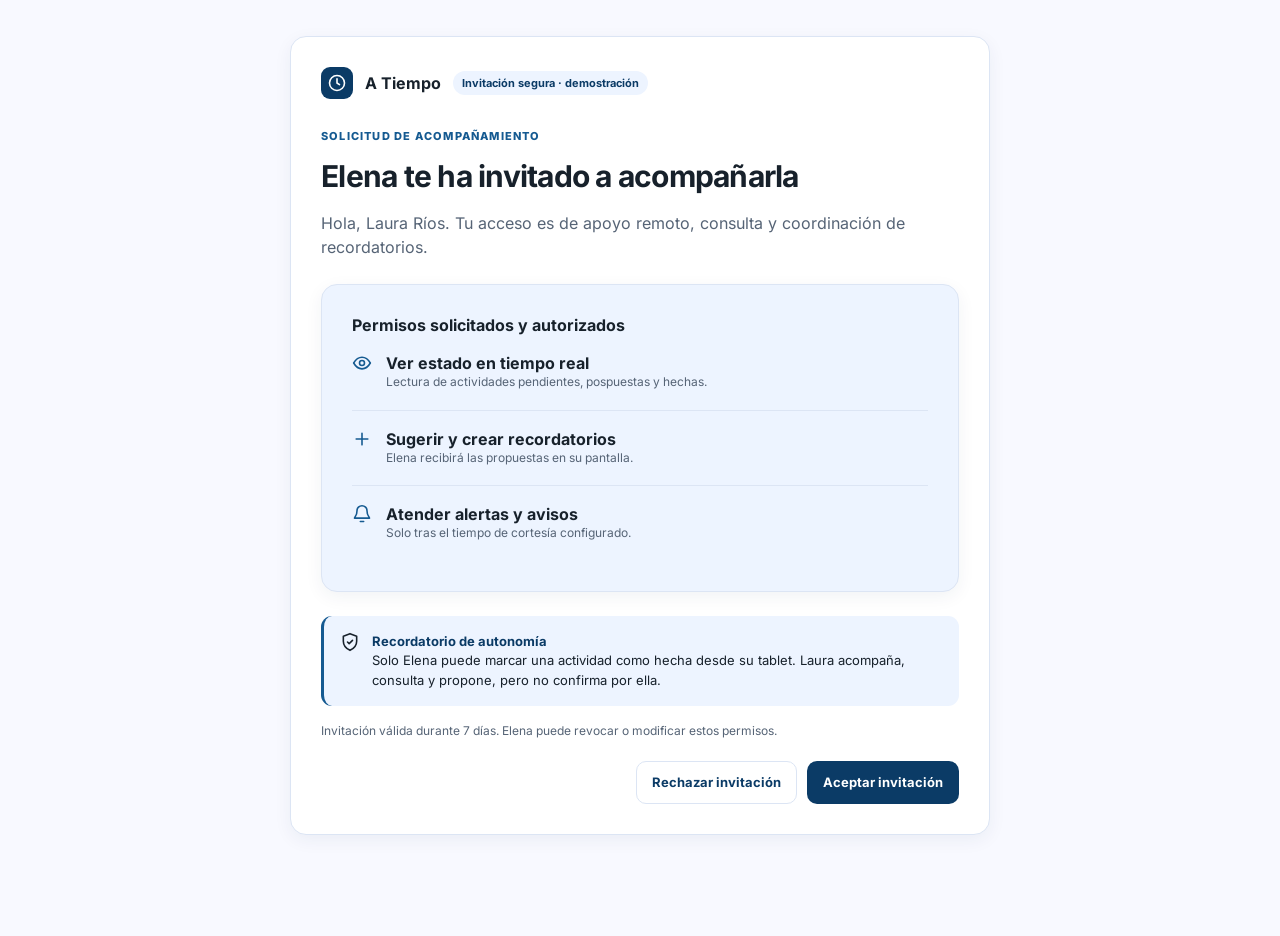
<file: web/index.html>
<!doctype html>
<html lang="es">
<head>
  <meta charset="utf-8">
  <meta name="viewport" content="width=device-width, initial-scale=1">
  <meta name="theme-color" content="#0b3b66">
  <meta name="description" content="A Tiempo: prototipo de acompañamiento remoto respetuoso">
  <title>A Tiempo · Apoyo remoto</title>
  <link rel="stylesheet" href="css/style.css">
</head>
<body>
  <div id="app"></div>
  <div id="toast" class="toast" role="status" aria-live="polite"></div>
  <script src="js/vendor/jquery-4.0.0.min.js" defer></script>
  <script src="js/app.js" defer></script>
</body>
</html>
</file>
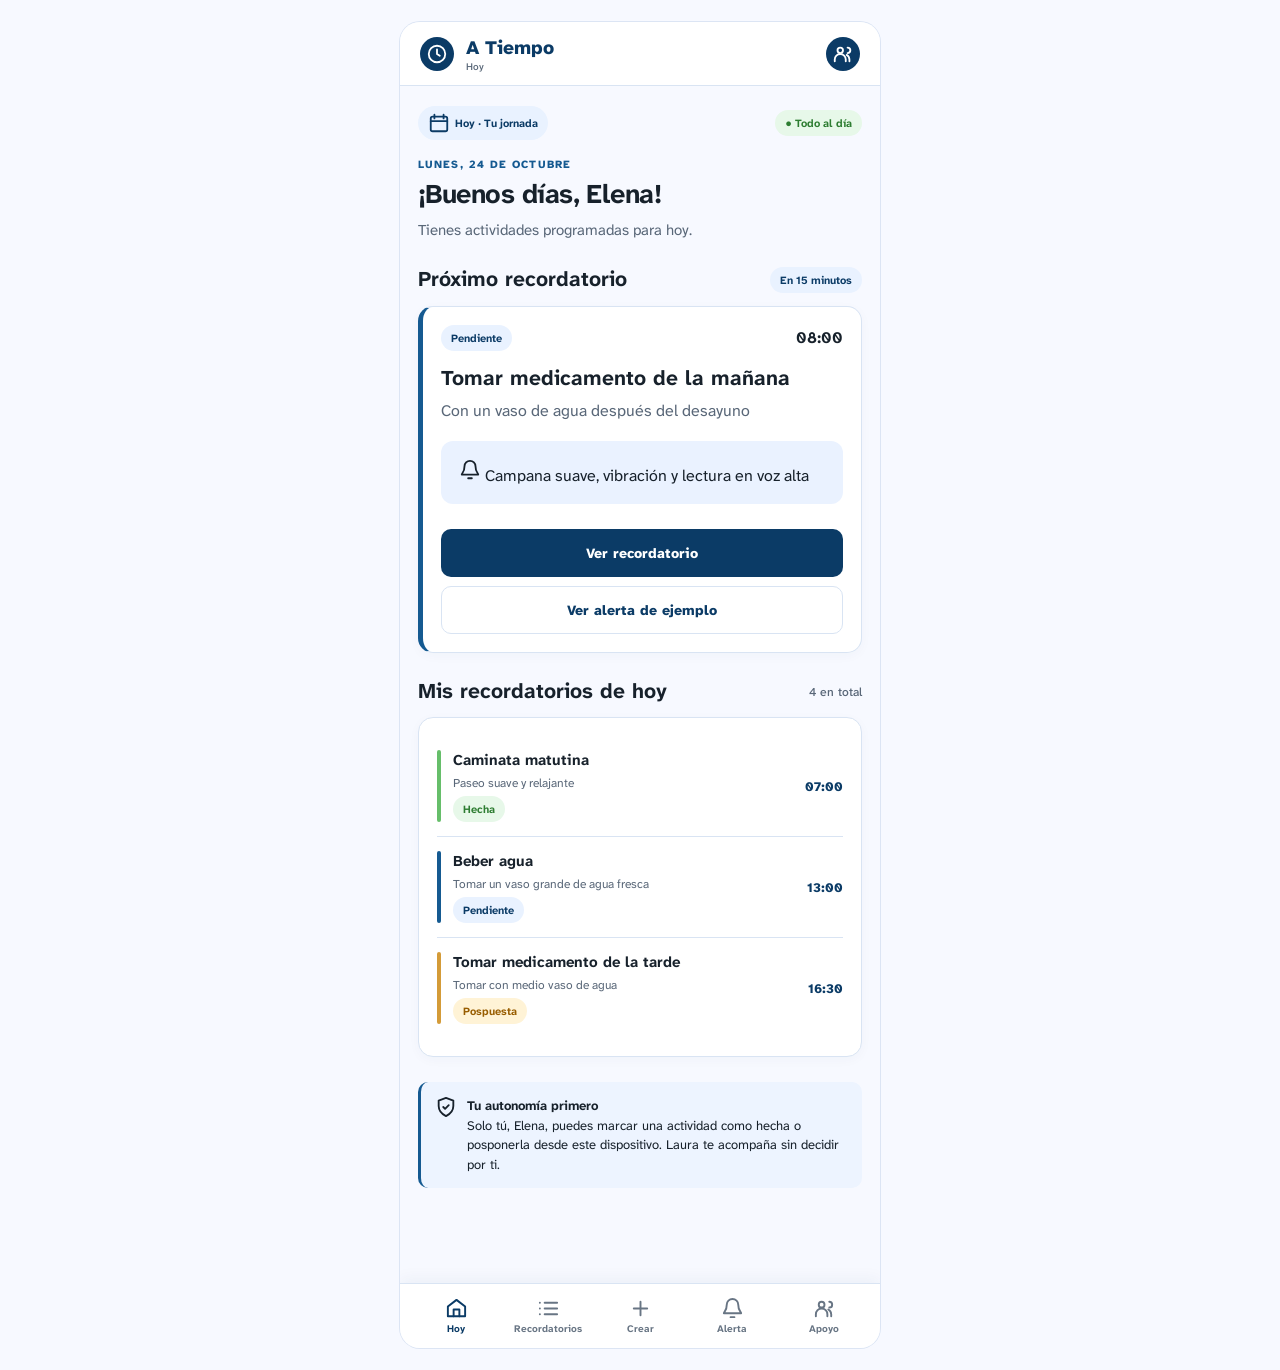
<file: mobile/app/src/main/assets/index.html>
<!doctype html>
<html lang="es">
<head>
  <meta charset="utf-8">
  <meta name="viewport" content="width=device-width, initial-scale=1, viewport-fit=cover">
  <meta name="theme-color" content="#0b3b66">
  <title>A Tiempo</title>
  <link rel="stylesheet" href="css/fonts.css">
  <link rel="stylesheet" href="css/style.css">
</head>
<body>
  <div id="app"></div>
  <div id="toast" class="toast" role="status" aria-live="polite"></div>
  <script src="js/app.js" defer></script>
</body>
</html>
</file>
<file: web/css/style.css>
@font-face{font-family:Inter;src:url('../fonts/Inter-Latin.woff2') format('woff2');font-style:normal;font-weight:400 800;font-display:swap}
:root{--navy:#0b3b66;--blue:#155a91;--action:#216199;--ink:#17212b;--muted:#566476;--line:#dce5f4;--bg:#f8f9ff;--soft:#edf4ff;--green:#2e7d32;--green-bg:#e9f8ed;--amber:#9c6200;--amber-bg:#fff4da;--red:#b3261e;--red-bg:#fff0f1;--shadow:0 5px 18px rgba(13,48,88,.06);font-family:Inter,Arial,sans-serif;color:var(--ink);background:var(--bg)}
*{box-sizing:border-box}body{margin:0;min-height:100vh}button,input,textarea,select{font:inherit}button,a{cursor:pointer}button{border:0}a{color:inherit;text-decoration:none}h1,h2,h3,p{margin:0}h1{font-size:30px;line-height:1.25;letter-spacing:-.025em}h2{font-size:21px;line-height:1.35}h3{font-size:17px;line-height:1.4}p{line-height:1.55}small,.small{font-size:12px;color:var(--muted)}svg{width:20px;height:20px;flex:none;stroke:currentColor;fill:none;stroke-width:1.9;stroke-linecap:round;stroke-linejoin:round}button:focus-visible,a:focus-visible,input:focus-visible,textarea:focus-visible,select:focus-visible{outline:3px solid #77baff;outline-offset:2px}
.shell{display:grid;grid-template-columns:240px minmax(0,1fr);min-height:100vh}.sidebar{background:#fff;border-right:1px solid var(--line);display:flex;flex-direction:column;padding:20px 13px;position:sticky;top:0;height:100vh}.brand{display:flex;align-items:center;gap:10px;color:var(--navy);font-weight:800;padding:7px 9px 24px}.brand-mark{background:var(--navy);color:#fff;width:32px;height:32px;display:grid;place-items:center;border-radius:9px}.brand small{display:block;letter-spacing:.11em;font-size:9px;color:var(--blue)}.nav{display:grid;gap:5px;margin-top:18px}.nav a,.sidebar-footer a{display:flex;align-items:center;gap:10px;min-height:44px;padding:10px 12px;border-radius:11px;font-size:14px}.nav a:hover,.sidebar-footer a:hover{background:var(--soft)}.nav a.active{background:#dceaff;color:var(--navy);font-weight:700}.nav .count{margin-left:auto;background:#ffe0df;color:var(--red);border-radius:50%;min-width:19px;height:19px;text-align:center;font-size:11px;padding-top:2px}.sidebar-bottom{margin-top:auto}.sidebar-footer{display:grid;gap:3px;margin-top:12px}.topbar{height:76px;background:#fff;border-bottom:1px solid var(--line);display:flex;align-items:center;justify-content:space-between;padding:0 clamp(20px,3vw,44px);gap:20px;position:sticky;top:0;z-index:5}.top-left,.top-right,.inline,.row{display:flex;align-items:center;gap:12px}.top-left{background:#f1f6ff;border-radius:30px;padding:6px 13px}.avatar{width:34px;height:34px;border-radius:50%;background:#b7d6ff;color:var(--navy);display:grid;place-items:center;font-weight:700;flex:none}.avatar.large{width:52px;height:52px;font-size:22px}.avatar.dark{background:var(--navy);color:#fff}.top-search{background:#edf4ff;border:1px solid transparent;border-radius:10px;height:39px;width:min(300px,25vw);padding:0 12px}.top-search:focus{background:#fff;border-color:#9dc5f7}.user{font-size:12px;text-align:right;line-height:1.3}.user strong{display:block}.user span{color:var(--blue)}.main{min-width:0}.content{padding:30px clamp(20px,3vw,44px) 70px;max-width:1450px;margin:auto}.page-top{display:flex;justify-content:space-between;align-items:center;gap:20px;margin-bottom:26px}.eyebrow{text-transform:uppercase;font-size:11px;font-weight:800;letter-spacing:.11em;color:var(--blue);margin-bottom:9px}.subhead{color:var(--muted);margin-top:8px}.card{background:#fff;border:1px solid var(--line);border-radius:16px;box-shadow:var(--shadow);padding:22px}.card.slim{padding:16px}.grid{display:grid;gap:20px}.cols-2{grid-template-columns:minmax(0,1.8fr) minmax(290px,1fr)}.cols-equal{grid-template-columns:repeat(2,minmax(0,1fr))}.cols-3{grid-template-columns:repeat(3,minmax(0,1fr))}.cols-4{grid-template-columns:repeat(4,minmax(0,1fr))}.stack{display:grid;gap:18px}.section-head{display:flex;align-items:center;justify-content:space-between;gap:10px;margin-bottom:16px}.section-head a{font-size:13px;color:var(--blue);font-weight:600}.btn{display:inline-flex;align-items:center;justify-content:center;gap:8px;min-height:43px;padding:10px 15px;border-radius:10px;background:var(--soft);color:var(--navy);font-size:13px;font-weight:700;text-align:center;border:1px solid transparent}.btn:hover{filter:brightness(.96)}.btn.primary{background:var(--navy);color:#fff}.btn.secondary{background:var(--action);color:#fff}.btn.outline{background:#fff;border-color:var(--line)}.btn.danger{background:var(--red);color:#fff}.btn.sm{min-height:35px;padding:7px 11px}.btn.full{width:100%}.btn:disabled{opacity:.5;cursor:not-allowed}.btn-group{display:flex;gap:8px;flex-wrap:wrap}.badge{display:inline-flex;align-items:center;gap:5px;padding:5px 9px;border-radius:20px;font-size:11px;font-weight:700;white-space:nowrap;background:var(--soft);color:var(--navy)}.badge.green{background:var(--green-bg);color:var(--green)}.badge.amber{background:var(--amber-bg);color:var(--amber)}.badge.red{background:#ffe6e5;color:var(--red)}.muted{color:var(--muted)}.callout{display:flex;gap:12px;padding:16px;border-radius:11px;background:#edf4ff;border-left:3px solid var(--blue);font-size:13px;line-height:1.5}.callout.red{background:var(--red-bg);border-left-color:var(--red)}.callout.green{background:var(--green-bg);border-left-color:var(--green)}.callout strong{display:block;color:var(--navy)}.callout.red strong{color:var(--red)}.hero{padding:26px}.hero h1{font-size:28px}.alert-hero{background:#fff5f7;border:1px solid #f4c6c8;border-left:5px solid var(--red);padding:23px;border-radius:14px;display:flex;gap:18px;align-items:center}.alert-icon{width:44px;height:44px;border-radius:10px;background:var(--red);color:#fff;display:grid;place-items:center}.alert-hero .actions{margin-left:auto}.alert-hero p{font-size:13px;max-width:600px}.stat{min-height:130px;display:flex;flex-direction:column;justify-content:space-between}.stat strong{font-size:28px;color:var(--navy)}.stat.green{background:#eff9f1}.stat.green strong{color:var(--green)}.stat.amber{background:#fff7e5}.stat.amber strong{color:var(--amber)}.stat.red{background:#fff1f1}.stat.red strong{color:var(--red)}.stat .label{font-size:13px}.stat .mini{font-size:11px;color:var(--muted)}.timeline{list-style:none;padding:0;margin:0;display:grid;gap:0}.timeline li{display:flex;gap:12px;position:relative;padding-bottom:18px;font-size:13px}.timeline li:not(:last-child):before{content:'';position:absolute;left:12px;top:28px;bottom:0;width:2px;background:#d9e8fc}.timeline .dot{display:grid;place-items:center;width:26px;height:26px;border-radius:50%;background:#e9f2ff;color:var(--blue);flex:none}.timeline .dot.red{background:#ffe2e0;color:var(--red)}.timeline .dot.green{background:#e9f7eb;color:var(--green)}.timeline strong{display:block;margin-bottom:4px}.reminder-row{display:grid;grid-template-columns:2fr 1fr 1.3fr 1fr auto;align-items:center;gap:14px;padding:17px 16px;border-bottom:1px solid var(--line);font-size:13px}.reminder-row:last-child{border:0}.reminder-row.header{background:#f6f9ff;color:var(--muted);font-size:11px;text-transform:uppercase;font-weight:800;border-radius:8px;padding:13px 16px}.reminder-row strong{font-size:14px}.reminder-row small{display:block;margin-top:4px}.form-grid{display:grid;grid-template-columns:repeat(2,minmax(0,1fr));gap:17px}.field{display:grid;gap:7px;font-size:13px;font-weight:700}.field.span{grid-column:1/-1}.field input,.field textarea,.field select{width:100%;min-height:43px;border:1px solid #cbd7e8;border-radius:9px;padding:10px 12px;background:#f9fbff;color:var(--ink);font-size:14px;font-weight:400}.field textarea{min-height:88px;resize:vertical}.field small{font-weight:400}.choice{display:flex;align-items:center;gap:8px;border:1px solid #d0dced;border-radius:9px;padding:11px 13px;background:#f8faff;min-height:45px;font-size:13px;font-weight:600;cursor:pointer}.choice:has(input:checked){background:var(--navy);border-color:var(--navy);color:#fff}.choice input{accent-color:var(--navy)}.days{display:flex;gap:5px;flex-wrap:wrap}.days label{display:grid;place-items:center;width:38px;height:38px;border-radius:8px;background:#e9f2ff;color:var(--navy);font-weight:700;cursor:pointer}.days label:has(input:checked){background:var(--blue);color:#fff}.days input{position:absolute;opacity:0}.preview{background:#e8f1ff;padding:15px;border-radius:13px}.preview-inner{background:#fff;border-radius:12px;padding:18px;margin-top:13px}.preview-inner h3{margin:8px 0}.info-pair{display:flex;justify-content:space-between;gap:12px;padding:10px 0;border-bottom:1px solid var(--line);font-size:13px}.info-pair:last-child{border:0}.info-pair span{color:var(--muted)}.tabs{display:flex;gap:8px;background:#fff;border:1px solid var(--line);border-radius:12px;padding:5px;width:fit-content}.tabs button{padding:9px 15px;border-radius:9px;background:transparent;color:var(--muted);font-size:13px;font-weight:700}.tabs button.active{background:#e4efff;color:var(--navy)}.invite{max-width:700px;margin:36px auto}.invite .card{padding:30px}.invite h1{margin:15px 0}.permission{display:flex;gap:14px;padding:18px 0;border-bottom:1px solid var(--line)}.permission:last-child{border:0}.permission svg{color:var(--blue)}.screen-label{color:var(--blue);font-size:12px;font-weight:700;margin-bottom:15px}.two-actions{display:flex;justify-content:flex-end;gap:10px;margin-top:20px}.toast{position:fixed;right:25px;bottom:25px;background:var(--navy);color:#fff;max-width:340px;padding:13px 18px;border-radius:9px;box-shadow:0 8px 30px #0b3b6655;z-index:20;font-size:13px;opacity:0;transform:translateY(15px);transition:.2s;pointer-events:none}.toast.show{opacity:1;transform:none}.modal-bg{position:fixed;inset:0;background:#071b2d99;z-index:30;display:grid;place-items:center;padding:20px}.modal{background:#fff;border-radius:16px;padding:25px;width:min(520px,100%);box-shadow:0 20px 65px #071b2d66}.modal h2{margin-bottom:12px}.modal .two-actions{margin-top:25px}.swatches{display:flex;gap:12px;flex-wrap:wrap}.swatch{width:115px}.swatch i{display:block;height:55px;border-radius:8px}.swatch small{display:block;margin-top:7px}.demo-ui{display:flex;gap:9px;flex-wrap:wrap}.searchline{display:flex;gap:10px;margin-bottom:18px}.searchline input,.searchline select{border:1px solid var(--line);background:#fff;border-radius:9px;padding:10px 12px;min-height:42px}.searchline input{flex:1;min-width:160px}.access-grid{display:grid;grid-template-columns:1fr 1fr;gap:18px}.access-grid .card{min-height:170px}.big-number{font-size:32px;font-weight:800;color:var(--navy)}
@media(max-width:1100px){.cols-4{grid-template-columns:repeat(2,1fr)}.top-search{display:none}.reminder-row{grid-template-columns:2fr 1fr 1fr auto}.reminder-row>*:nth-child(4){display:none}}
@media(max-width:800px){.shell{grid-template-columns:1fr}.sidebar{position:static;height:auto;border-right:0;border-bottom:1px solid var(--line);padding:10px}.sidebar .brand{padding:5px}.nav{display:flex;overflow-x:auto;margin:0}.nav a{white-space:nowrap}.sidebar-bottom{display:none}.topbar{position:static;padding:10px 20px;height:auto}.top-left,.user{display:none}.cols-2,.cols-equal,.cols-3,.access-grid{grid-template-columns:1fr}.alert-hero{display:block}.alert-hero .actions{margin:15px 0 0}.content{padding:22px 16px 60px}.reminder-row{grid-template-columns:1fr auto}.reminder-row>*:nth-child(2),.reminder-row>*:nth-child(3),.reminder-row.header{display:none}.page-top{align-items:flex-start;flex-direction:column}.form-grid{grid-template-columns:1fr}}
</file>
<file: mobile/app/src/main/assets/css/fonts.css>
@font-face{font-family:'Atkinson Hyperlegible Next';src:url('../fonts/Atkinson-Hyperlegible-Next-Latin.woff2') format('woff2');font-style:normal;font-weight:400 800;font-display:swap}
</file>
<file: mobile/app/src/main/assets/css/style.css>
:root{--navy:#0b3b66;--blue:#155a91;--action:#216199;--ink:#17212b;--muted:#596778;--line:#d9e4f3;--bg:#f7f9ff;--soft:#e9f2ff;--green:#2e7d32;--green-bg:#e7f8e9;--amber:#985d00;--amber-bg:#fff3d6;--red:#b3261e;--red-bg:#fff0f0;font-family:'Atkinson Hyperlegible Next','Atkinson Hyperlegible',Arial,sans-serif;color:var(--ink);background:var(--bg)}
*{box-sizing:border-box}body{margin:0}button,input,select,textarea{font:inherit}button,a{cursor:pointer}button{border:0}a{text-decoration:none;color:inherit}h1,h2,h3,p{margin:0}h1{font-size:27px;line-height:1.22;letter-spacing:-.02em}h2{font-size:21px;line-height:1.3}h3{font-size:17px;line-height:1.35}p{line-height:1.5}.small,small{font-size:12px;color:var(--muted)}svg{width:22px;height:22px;stroke:currentColor;fill:none;stroke-width:2;stroke-linecap:round;stroke-linejoin:round;flex:none}.app{max-width:480px;min-height:100vh;min-height:100dvh;margin:0 auto;background:var(--bg);box-shadow:0 0 0 1px #dce5f4;display:flex;flex-direction:column}.app.full-alert{background:#f7faff}.header{display:flex;align-items:center;gap:12px;min-height:64px;background:#fff;padding:10px 20px;position:sticky;top:0;z-index:5;border-bottom:1px solid var(--line)}.header .brand{color:var(--navy);font-weight:800;flex:1;font-size:19px}.header .sub{display:block;font-size:10px;color:var(--muted);font-weight:500}.header .head-link{width:34px;height:34px;display:grid;place-items:center;color:var(--navy)}.round-icon{width:34px;height:34px;background:var(--navy);color:#fff;border-radius:50%;display:grid;place-items:center;flex:none}.body{flex:1;padding:20px 18px 95px}.body.alert-body{padding:24px 20px 36px;display:flex;flex-direction:column}.bottom{position:sticky;bottom:0;z-index:5;display:flex;background:#fff;border-top:1px solid var(--line);padding:7px 10px calc(7px + env(safe-area-inset-bottom));box-shadow:0 -4px 15px #0b3b660d}.bottom a{flex:1;text-align:center;padding:6px 0;color:#687584;font-size:10px;font-weight:700;display:grid;justify-items:center;gap:2px}.bottom a.active{color:var(--navy)}.bottom svg{width:23px;height:23px}.topline{display:flex;align-items:center;justify-content:space-between;gap:10px;margin-bottom:17px}.eyebrow{color:var(--blue);font-size:11px;font-weight:800;text-transform:uppercase;letter-spacing:.1em;margin-bottom:7px}.muted{color:var(--muted)}.subhead{margin-top:8px;color:var(--muted);font-size:15px}.card{background:#fff;border:1px solid var(--line);border-radius:15px;padding:18px;box-shadow:0 3px 12px #0b3b6608}.card.soft{background:#eaf3ff}.card.alert{background:#fff6f6;border-left:5px solid var(--red)}.card.success{background:#f0faf0;border-left:5px solid var(--green)}.stack{display:grid;gap:15px}.section{margin-top:25px}.section-title{display:flex;align-items:center;justify-content:space-between;gap:10px;margin-bottom:12px}.section-title small{font-weight:500}.row{display:flex;align-items:center;gap:12px}.between{display:flex;align-items:center;justify-content:space-between;gap:12px}.badge{display:inline-flex;align-items:center;gap:5px;background:var(--soft);color:var(--navy);border-radius:20px;padding:6px 10px;font-weight:700;font-size:11px;white-space:nowrap}.badge.green{background:var(--green-bg);color:var(--green)}.badge.amber{background:var(--amber-bg);color:var(--amber)}.badge.red{background:#ffe1e0;color:var(--red)}.btn{display:inline-flex;align-items:center;justify-content:center;gap:8px;min-height:48px;padding:11px 16px;border-radius:10px;background:#e7f0ff;color:var(--navy);font-weight:800;text-align:center;font-size:14px;border:1px solid transparent}.btn.primary{background:var(--navy);color:#fff}.btn.secondary{background:var(--action);color:#fff}.btn.green{background:var(--green);color:#fff}.btn.outline{background:#fff;border-color:var(--line)}.btn.full{width:100%}.btn:disabled{opacity:.5;cursor:not-allowed}.btn-row{display:flex;gap:9px;flex-wrap:wrap}.btn-row>*{flex:1}.action-foot{margin-top:25px;display:grid;gap:9px}.callout{display:flex;gap:10px;background:#edf4ff;border-radius:10px;padding:14px;font-size:13px;line-height:1.5;border-left:3px solid var(--blue)}.callout strong{display:block}.callout.red{background:var(--red-bg);border-left-color:var(--red)}.callout.green{background:var(--green-bg);border-left-color:var(--green)}.avatar{width:39px;height:39px;display:grid;place-items:center;border-radius:50%;background:#c5deff;color:var(--navy);font-weight:800;flex:none}.avatar.big{width:58px;height:58px;font-size:25px}.field{display:grid;gap:7px;font-size:14px;font-weight:800}.field input,.field textarea,.field select{width:100%;border:1px solid #cddaea;border-radius:9px;background:#f9fbff;padding:12px 13px;color:var(--ink);font-weight:500;min-height:47px}.field textarea{min-height:86px;resize:vertical}.field small{font-weight:400}.field input:focus-visible,.field textarea:focus-visible,.field select:focus-visible,button:focus-visible,a:focus-visible{outline:3px solid #70b7ff;outline-offset:2px}.choice-grid{display:grid;grid-template-columns:1fr 1fr;gap:7px}.choice{display:flex;align-items:center;gap:8px;background:var(--soft);border:1px solid #d1e2fa;border-radius:10px;padding:14px 12px;min-height:60px;font-weight:700;font-size:13px}.choice:has(input:checked){background:var(--navy);color:#fff;border-color:var(--navy)}.choice input{accent-color:var(--navy)}.chip-row{display:flex;gap:7px;overflow-x:auto;padding-bottom:3px}.chip{border-radius:20px;background:#eaf2ff;color:var(--navy);padding:8px 13px;white-space:nowrap;font-size:12px;font-weight:700;border:1px solid transparent}.chip.active{background:var(--navy);color:#fff}.progress{height:8px;background:#d9e6f6;border-radius:10px;overflow:hidden;margin-top:11px}.progress i{display:block;height:100%;background:var(--navy);border-radius:10px}.reminder{display:flex;align-items:center;gap:12px;padding:14px 0;border-bottom:1px solid var(--line)}.reminder:last-child{border-bottom:0}.reminder .stripe{width:4px;border-radius:5px;align-self:stretch;background:var(--blue)}.reminder.green .stripe{background:#66be6a}.reminder.amber .stripe{background:#d49b38}.reminder strong{display:block;font-size:15px}.reminder p{font-size:12px;color:var(--muted);margin:4px 0}.reminder time{margin-left:auto;font-size:13px;color:var(--navy);font-weight:800;white-space:nowrap}.reminder a{flex:1}.info-pair{display:flex;justify-content:space-between;gap:12px;padding:11px 0;border-bottom:1px solid var(--line);font-size:13px}.info-pair:last-child{border:0}.info-pair span{color:var(--muted)}.info-pair strong{text-align:right}.steps{background:#edf4ff;padding:15px 18px;margin:-20px -18px 20px}.steps .between{font-size:12px;font-weight:800}.date-choices{display:flex;gap:8px}.date-choices label{flex:1;border-radius:9px;background:var(--soft);padding:12px 5px;text-align:center;font-size:13px;font-weight:700}.date-choices label:has(input:checked){background:var(--navy);color:#fff}.date-choices input{position:absolute;opacity:0}.preview{background:#eaf2ff;border-radius:12px;padding:18px}.preview .card{margin-top:12px}.tile-icon{background:var(--navy);color:#fff;border-radius:12px;width:50px;height:50px;display:grid;place-items:center;flex:none}.alarm-circle{height:105px;width:105px;border-radius:50%;background:var(--navy);color:#fff;display:grid;place-items:center;margin:20px auto;box-shadow:0 0 0 17px #dcecff}.alarm-circle svg{width:50px;height:50px}.center{text-align:center}.alert-head{padding-top:15px}.alert-head h1{font-size:30px;margin:18px 0}.photo-placeholder{width:85px;height:85px;border-radius:10px;background:linear-gradient(140deg,#ddd2c3,#aebfd4);display:grid;place-items:center;color:var(--navy);flex:none}.timeline{list-style:none;padding:0;display:grid;gap:16px}.timeline li{display:flex;gap:11px;font-size:13px}.timeline .dot{display:grid;place-items:center;width:27px;height:27px;background:#e5f0ff;border-radius:50%;color:var(--blue);flex:none}.timeline strong{display:block}.success-mark{margin:30px auto;width:110px;height:110px;background:var(--green);color:white;border-radius:50%;display:grid;place-items:center;box-shadow:0 0 0 16px #dff5e4}.success-mark svg{width:58px;height:58px}.snooze-mark{margin:30px auto;width:110px;height:110px;background:#b97a18;color:white;border-radius:50%;display:grid;place-items:center;box-shadow:0 0 0 16px #fff1d6}.snooze-mark svg{width:58px;height:58px}.toast{position:fixed;bottom:85px;left:50%;transform:translate(-50%,15px);background:var(--navy);color:#fff;max-width:390px;width:calc(100% - 32px);padding:13px;border-radius:10px;text-align:center;font-size:13px;opacity:0;pointer-events:none;transition:.2s;z-index:20}.toast.show{opacity:1;transform:translate(-50%,0)}.modal-bg{position:fixed;inset:0;background:#0a1d31a8;display:grid;place-items:center;padding:20px;z-index:30}.modal{max-width:420px;background:#fff;border-radius:16px;padding:23px}.modal p{margin:12px 0 18px}.swatches{display:grid;grid-template-columns:repeat(2,1fr);gap:12px}.swatch i{display:block;height:45px;border-radius:8px}.swatch small{display:block;margin-top:6px}
@media(min-width:600px){body{padding:22px}.app{min-height:calc(100vh - 44px);border-radius:20px;overflow:hidden}.header{position:static}.bottom{position:sticky}}
</file>
